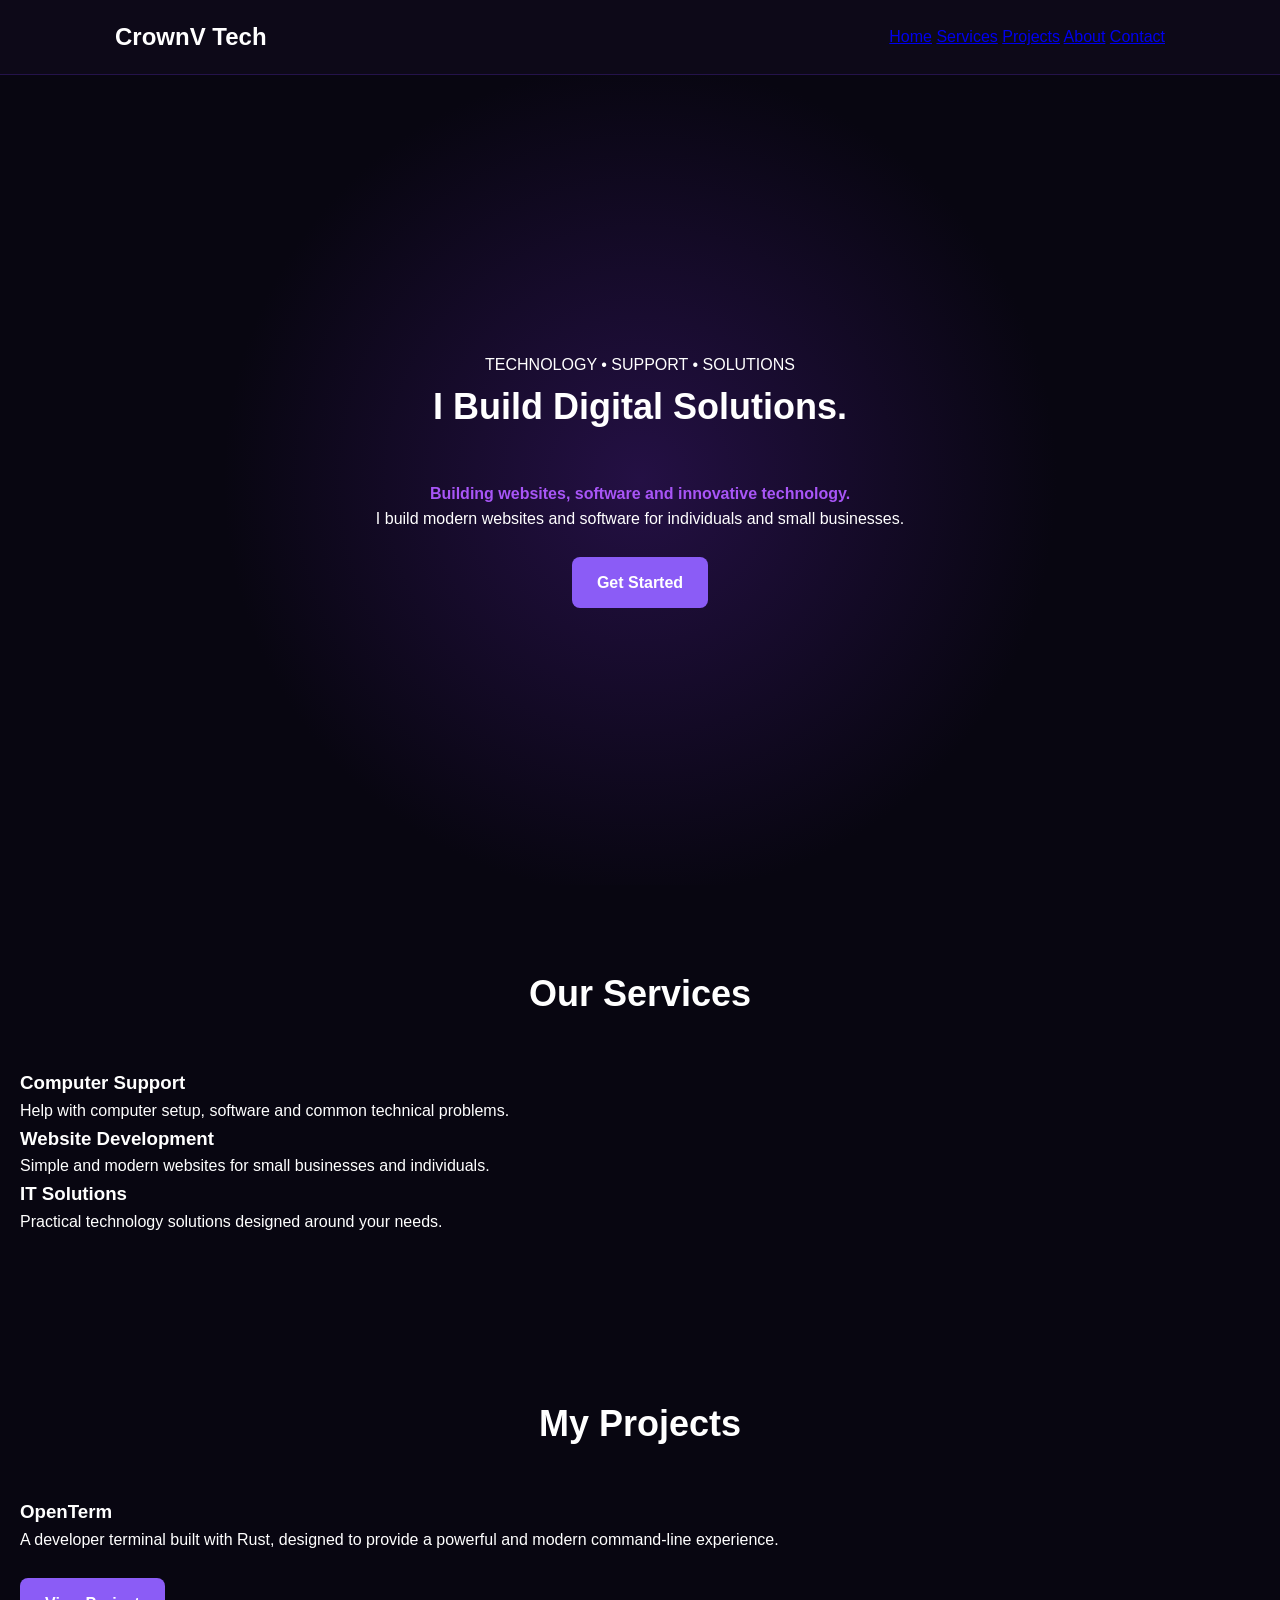
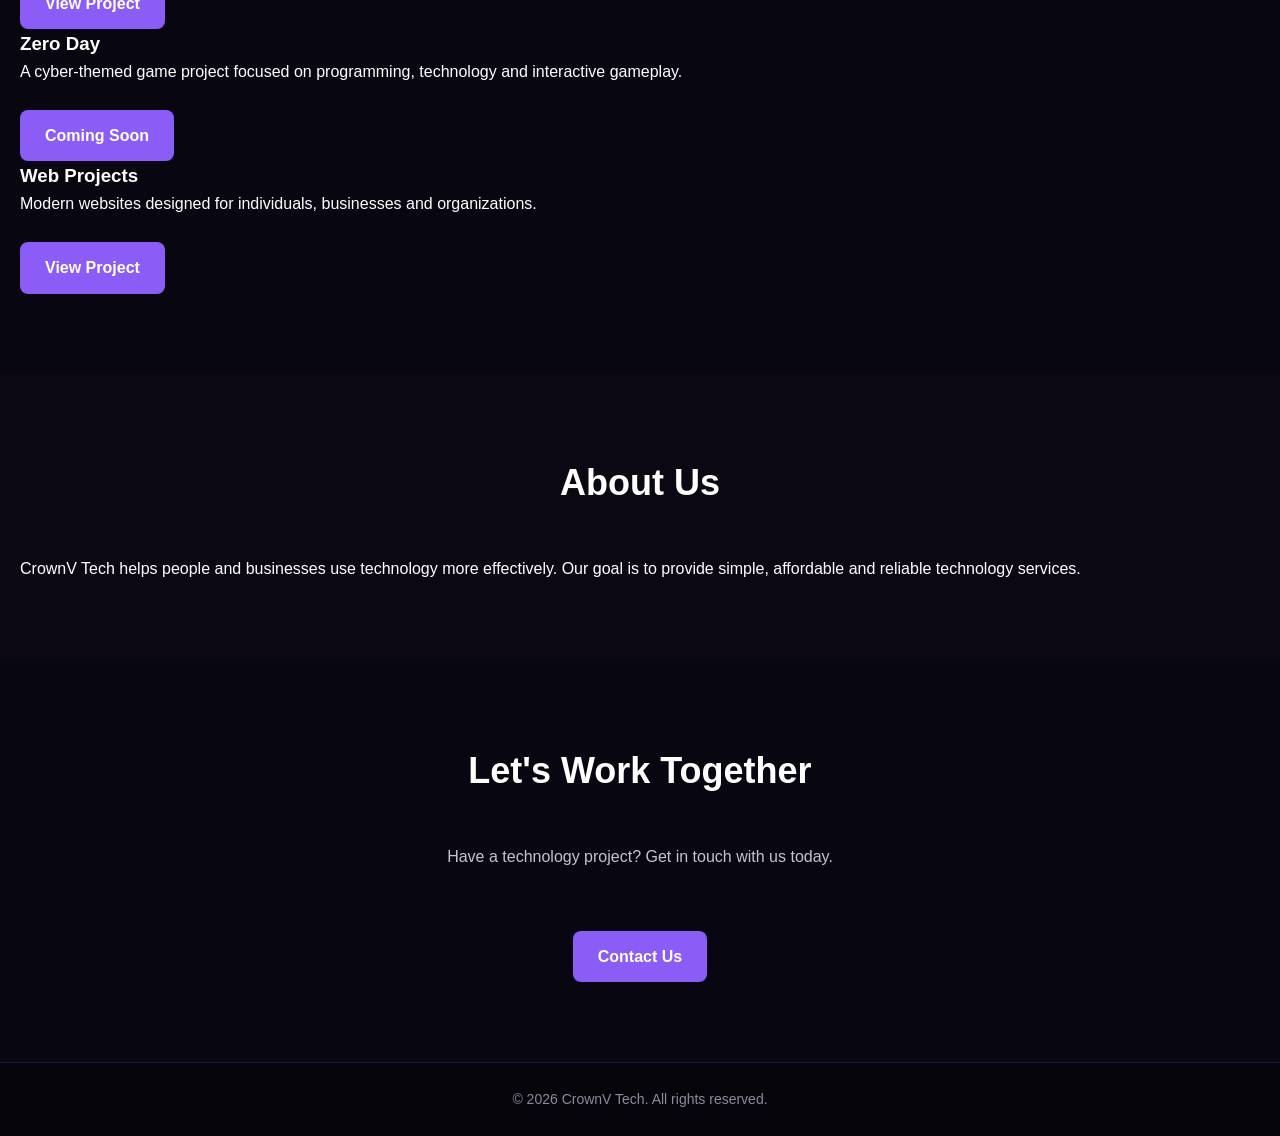
<file: gilgil-tech-website/index.html>
<!DOCTYPE html>
<html lang="en">
<head>
    <meta charset="UTF-8">
    <meta name="viewport" content="width=device-width, initial-scale=1.0">

    <title>CrownV Tech</title>

    <link rel="stylesheet" href="style.css">
</head>

<body>

    <!-- Navigation -->
    <header>
        <nav>
            <h1>CrownV Tech</h1>

            <div class="nav-links">
                <a href="#home">Home</a>
                <a href="#services">Services</a>
                <a href="#projects">Projects</a>
                <a href="#about">About</a>
                <a href="#contact">Contact</a>
            </div>
        </nav>
    </header>


    <!-- Home -->
    <section id="home" class="hero">
        <div>
            <p class="tag">TECHNOLOGY • SUPPORT • SOLUTIONS</p>

            <h2>I Build Digital Solutions.</h2>

<p class="crown-tagline">
    Building websites, software and innovative technology.
</p>
            
<p>
               I build modern websites and software
for individuals and small businesses.
</p>

            <a class="button" href="#contact">
                Get Started
            </a>
        </div>
    </section>


    <!-- Services -->
    <section id="services" class="section">

        <h2>Our Services</h2>

        <div class="cards">

            <div class="card">
                <h3>Computer Support</h3>

                <p>
                    Help with computer setup, software
                    and common technical problems.
                </p>
            </div>


            <div class="card">
                <h3>Website Development</h3>

                <p>
                    Simple and modern websites for
                    small businesses and individuals.
                </p>
            </div>


            <div class="card">
                <h3>IT Solutions</h3>

                <p>
                    Practical technology solutions
                    designed around your needs.
                </p>
            </div>

        </div>

    </section>

<!-- Projects -->
<section id="projects" class="section">

    <h2>My Projects</h2>

    <div class="cards">

        <div class="card">
            <h3>OpenTerm</h3>
            <p>
                A developer terminal built with Rust,
                designed to provide a powerful and modern
                command-line experience.
            </p>

            <a class="button" href="https://github.com/Vincent2092433/OpenTerm" target="_blank">
                View Project
            </a>
        </div>

        <div class="card">
            <h3>Zero Day</h3>
            <p>
                A cyber-themed game project focused on
                programming, technology and interactive
                gameplay.
            </p>

            <a class="button" href="#" target="_blank">
                Coming Soon
            </a>
        </div>

        <div class="card">
            <h3>Web Projects</h3>
            <p>
                Modern websites designed for individuals,
                businesses and organizations.
            </p>

            <a class="button" href="#" target="_blank">
                View Project
            </a>
        </div>

    </div>

</section>


    <!-- About -->
    <section id="about" class="section about">

        <h2>About Us</h2>

        <p>
            CrownV Tech helps people and
            businesses use technology more effectively.
            Our goal is to provide simple, affordable
            and reliable technology services.
        </p>

    </section>


    <!-- Contact -->
    <section id="contact" class="section contact">

        <h2>Let's Work Together</h2>

        <p>
            Have a technology project?
            Get in touch with us today.
        </p>

        <br>

        <a class="button" href="https://mail.google.com/mail/?view=cm&fs=1&to=vintagekarimi@gmail.com"target="_blank">
            Contact Us
        </a>

    </section>


    <!-- Footer -->
    <footer>

        <p>
            © 2026 CrownV Tech.
            All rights reserved.
        </p>

    </footer>

</body>
</html>
</file>
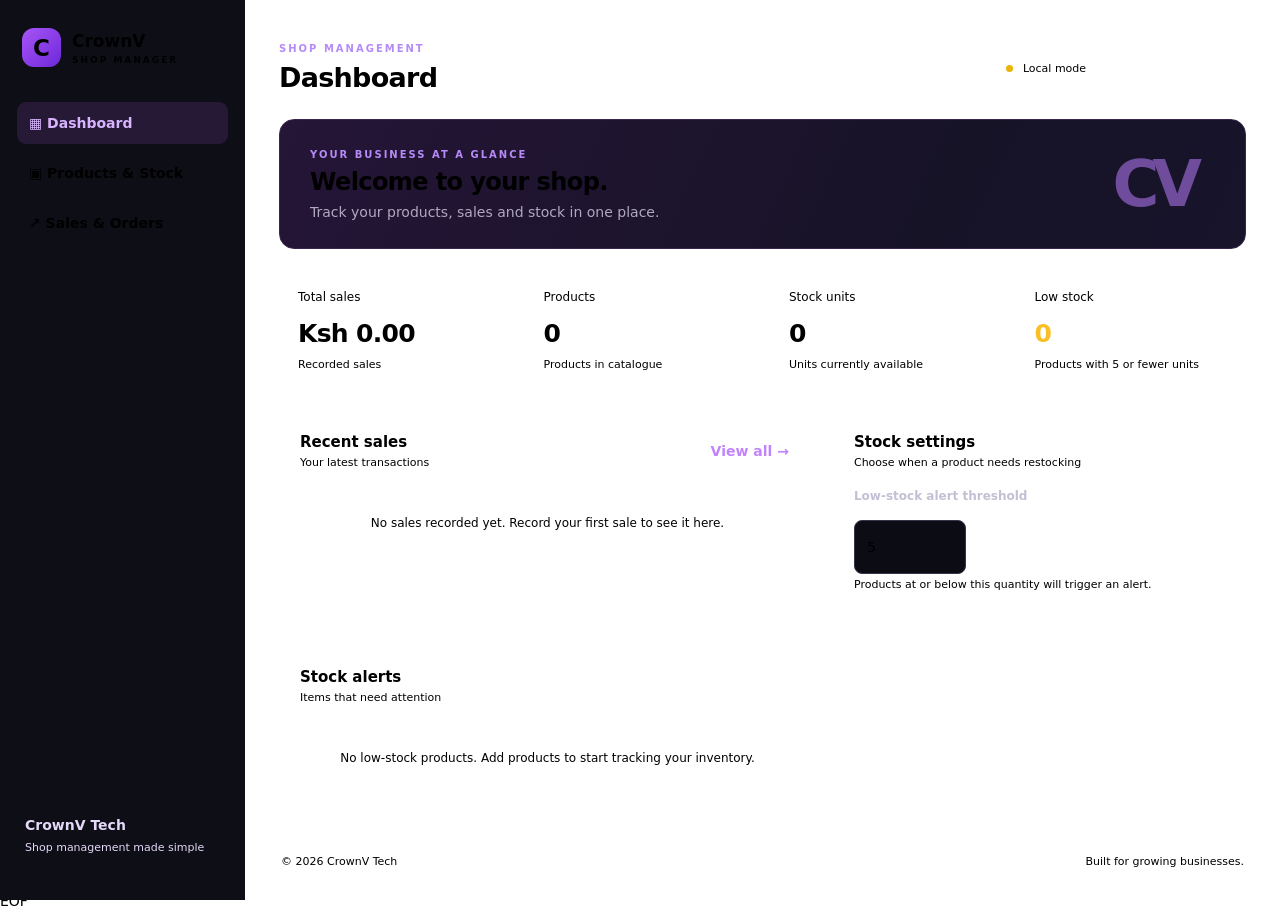
<file: shop-manager/index.html>
cat > index.html <<'EOF'
<!DOCTYPE html>
<html lang="en">
<head>
  <meta charset="UTF-8">
  <meta name="viewport" content="width=device-width, initial-scale=1.0">
  <meta name="theme-color" content="#0b0b12">
  <title>CrownV Shop Manager</title>
  <link rel="stylesheet" href="style.css">
</head>
<body>
  <aside class="sidebar">
    <div class="brand"><span class="brand-icon">C</span><span>CrownV <small>SHOP MANAGER</small></span></div>
    <nav>
      <button class="nav-link active" data-page="dashboard">▦ Dashboard</button>
      <button class="nav-link" data-page="products">▣ Products & Stock</button>
      <button class="nav-link" data-page="sales">↗ Sales & Orders</button>
    </nav>
    <div class="sidebar-bottom">CrownV Tech<br><small>Shop management made simple</small></div>
  </aside>

  <main class="main">
    <header class="topbar">
      <div>
        <p class="eyebrow">SHOP MANAGEMENT</p>
        <h1 id="page-title">Dashboard</h1>
      </div>
      <div class="top-actions">
        <span class="status"><span></span> Local mode</span>
        <button class="primary" id="quick-add">+ Add product</button>
      </div>
    </header>

    <section id="dashboard-page" class="page">
      <div class="welcome">
        <div><p class="eyebrow">YOUR BUSINESS AT A GLANCE</p><h2>Welcome to your shop.</h2><p>Track your products, sales and stock in one place.</p></div>
        <div class="welcome-mark">CV</div>
      </div>

      <div class="stats">
        <article class="stat-card"><p>Total sales</p><h2 id="total-sales">KSh 0.00</h2><small>Recorded sales</small></article>
        <article class="stat-card"><p>Products</p><h2 id="product-count">0</h2><small>Products in catalogue</small></article>
        <article class="stat-card"><p>Stock units</p><h2 id="stock-count">0</h2><small>Units currently available</small></article>
        <article class="stat-card warning-card"><p>Low stock</p><h2 id="low-stock-count">0</h2><small>Products with 5 or fewer units</small></article>
      </div>

      <div class="content-grid">
        <section class="panel">
          <div class="panel-heading"><div><h3>Recent sales</h3><p>Your latest transactions</p></div><button class="text-button" data-go="sales">View all →</button></div>
          <div id="recent-sales" class="empty-state">No sales recorded yet. Record your first sale to see it here.</div>
        </section>
        <section class="panel">
          <div class="panel-heading"><div><h3>Stock settings</h3><p>Choose when a product needs restocking</p></div></div>
          <label for="low-stock-threshold">Low-stock alert threshold</label>
          <div class="form-grid">
            <input id="low-stock-threshold" type="number" min="0" max="1000000" step="1" value="5">
            <button class="primary" id="save-stock-settings" type="button">Save setting</button>
          </div>
          <p class="note">Products at or below this quantity will trigger an alert.</p>
        </section>
        <section class="panel">
          <div class="panel-heading"><div><h3>Stock alerts</h3><p>Items that need attention</p></div></div>
          <div id="stock-alerts" class="empty-state">Your stock alerts will appear here.</div>
        </section>
      </div>
    </section>

    <section id="products-page" class="page hidden">
      <div class="panel">
        <div class="panel-heading"><div><h3>Product catalogue</h3><p>Manage your clothing and accessories</p></div><button class="primary" id="add-product">+ Add product</button></div>
        <input id="product-search" class="search" type="search" placeholder="Search products by name or category...">
        <div class="table-wrap"><table><thead><tr><th>Product</th><th>Category</th><th>Price</th><th>Stock</th><th>Action</th></tr></thead><tbody id="products-table"></tbody></table></div>
        <div id="products-empty" class="empty-state">No products yet. Add your first product above.</div>
      </div>
    </section>

    <section id="sales-page" class="page hidden">
      <div class="panel">
        <div class="panel-heading"><div><h3>Record a sale</h3><p>Select a product and quantity to record a transaction</p></div></div>
        <form id="sale-form" class="form-grid">
          <label>Product<select id="sale-product" required><option value="">Select a product</option></select></label>
          <label>Quantity<input id="sale-quantity" type="number" min="1" step="1" value="1" required></label>
          <label>Payment method<select id="sale-payment"><option>Cash</option><option>Mobile Money</option><option>Card</option><option>Bank Transfer</option><option>Credit / Unpaid</option></select></label>
          <div class="form-action"><button class="primary" type="submit">Record sale</button></div>
        </form>
        <p class="note">Recording a sale automatically reduces available stock.</p>
      </div>
      <div class="panel sales-panel">
        <div class="panel-heading"><div><h3>Sales history</h3><p>Transactions recorded on this device</p></div></div>
        <div class="table-wrap"><table><thead><tr><th>Date</th><th>Product</th><th>Quantity</th><th>Total</th><th>Payment</th></tr></thead><tbody id="sales-table"></tbody></table></div>
        <div id="sales-empty" class="empty-state">No transactions yet.</div>
      </div>
    </section>

    <footer>© 2026 CrownV Tech <span>Built for growing businesses.</span></footer>
  </main>

  <dialog id="product-dialog">
    <form id="product-form">
      <div class="dialog-heading"><div><p class="eyebrow">PRODUCT CATALOGUE</p><h2 id="dialog-title">Add product</h2></div><button type="button" class="close-button" id="close-dialog" aria-label="Close">✕</button></div>
      <label>Product name<input id="product-name" maxlength="80" placeholder="e.g. Classic T-shirt" required></label>
      <label>Category<select id="product-category"><option>Clothing</option><option>Shoes</option><option>Accessories</option><option>Bags</option><option>Other</option></select></label>
      <div class="form-grid two-col">
        <label>Price (KES)<input id="product-price" type="number" min="0.01" max="100000000" step="0.01" placeholder="e.g. 1200" required></label>
        <label>Opening stock<input id="product-stock" type="number" min="0" max="1000000" step="1" placeholder="e.g. 20" required></label>
      </div>
      <p class="form-error" id="product-error" role="alert"></p>
      <div class="dialog-actions"><button type="button" class="secondary" id="cancel-dialog">Cancel</button><button class="primary" type="submit">Save product</button></div>
    </form>
  </dialog>
  <div id="toast" class="toast" role="status" aria-live="polite"></div>
  <script src="app.js"></script>
</body>
</html>
EOF
</file>
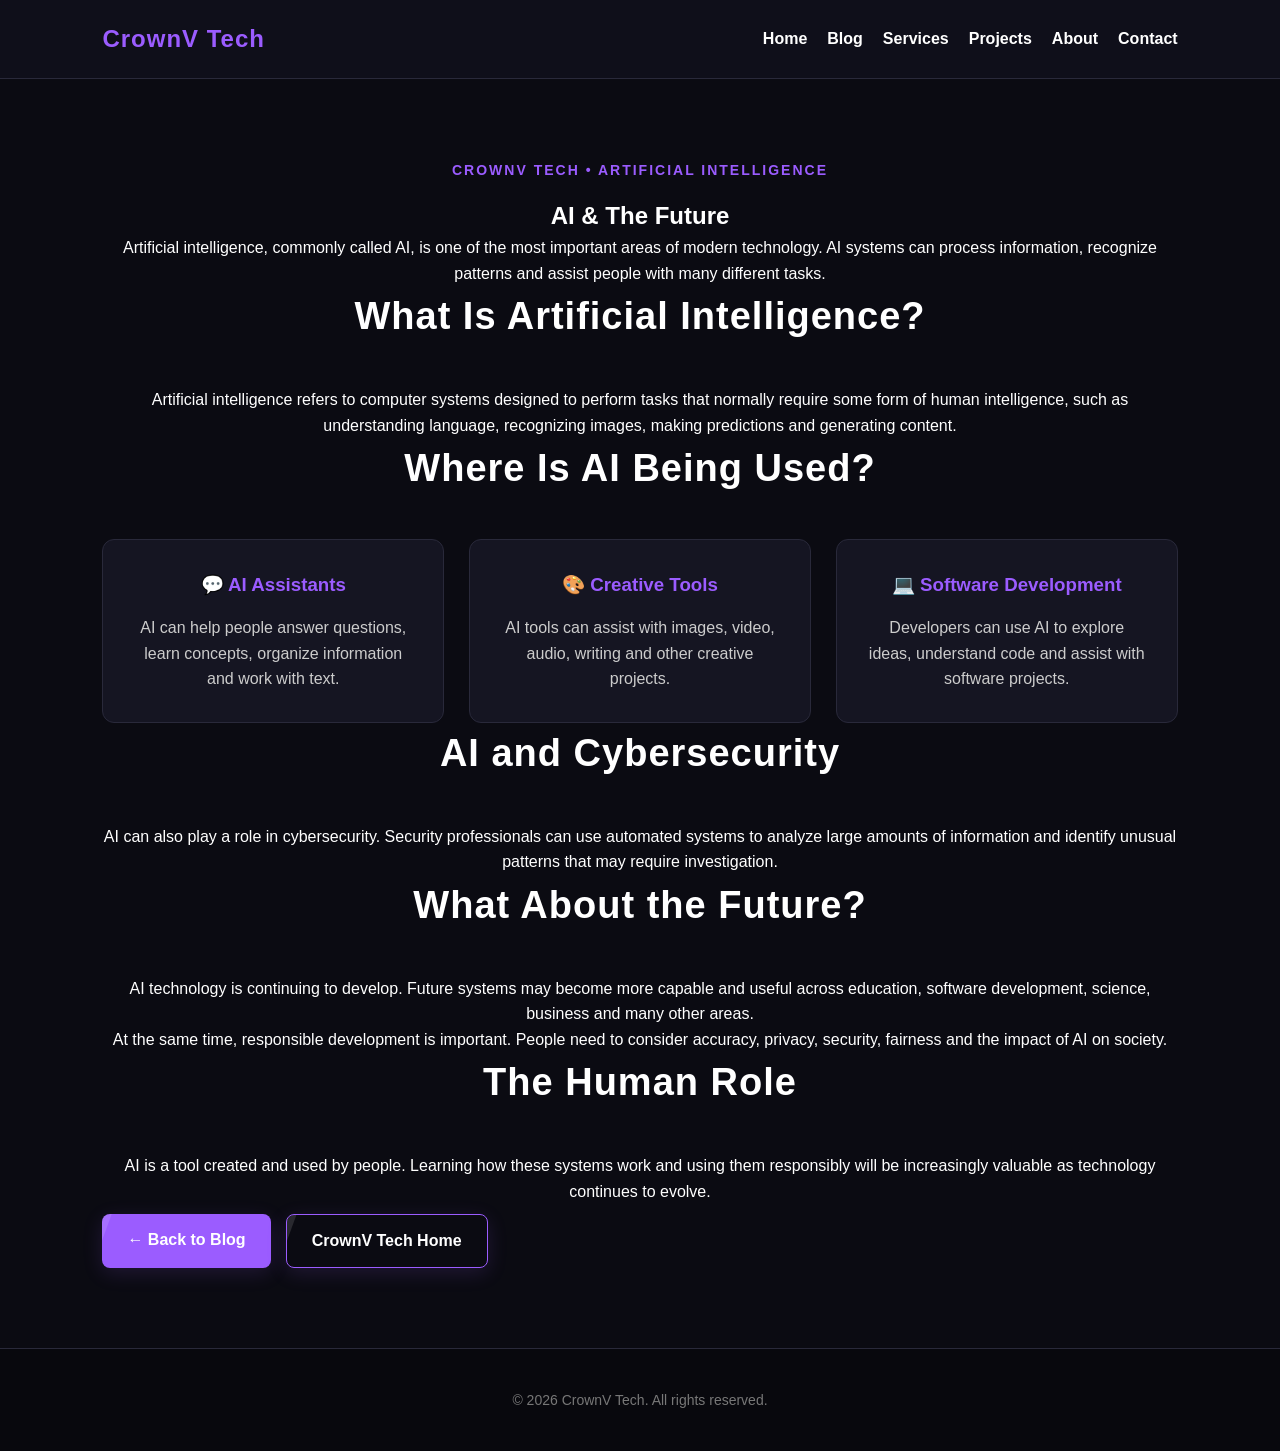
<file: blog-ai.html>
<!DOCTYPE html>
<html lang="en">
<head>
    <meta charset="UTF-8">
    <meta name="viewport" content="width=device-width, initial-scale=1.0">

    <title>AI & The Future | CrownV Tech</title>

    <meta
        name="description"
        content="Explore artificial intelligence, how it works, how people use it, and what the future of AI may look like."
    >

    <link rel="stylesheet" href="style.css">
</head>

<body>

    <!-- Navigation -->
    <header>
        <nav>
            <h1>CrownV Tech</h1>

            <div class="nav-links">
                <a href="index.html">Home</a>
                <a href="blog.html">Blog</a>
                <a href="index.html#services">Services</a>
                <a href="index.html#projects">Projects</a>
                <a href="index.html#about">About</a>
                <a href="index.html#contact">Contact</a>
            </div>
        </nav>
    </header>


    <!-- Article -->
    <main>

        <article class="section">

            <p class="hero-small">
                CROWNV TECH • ARTIFICIAL INTELLIGENCE
            </p>

            <h1>AI & The Future</h1>

            <p>
                Artificial intelligence, commonly called AI, is one of
                the most important areas of modern technology. AI systems
                can process information, recognize patterns and assist
                people with many different tasks.
            </p>


            <h2>What Is Artificial Intelligence?</h2>

            <p>
                Artificial intelligence refers to computer systems
                designed to perform tasks that normally require some
                form of human intelligence, such as understanding
                language, recognizing images, making predictions and
                generating content.
            </p>


            <h2>Where Is AI Being Used?</h2>

            <div class="cards">

                <div class="card">
                    <h3>💬 AI Assistants</h3>

                    <p>
                        AI can help people answer questions, learn
                        concepts, organize information and work with text.
                    </p>
                </div>

                <div class="card">
                    <h3>🎨 Creative Tools</h3>

                    <p>
                        AI tools can assist with images, video, audio,
                        writing and other creative projects.
                    </p>
                </div>

                <div class="card">
                    <h3>💻 Software Development</h3>

                    <p>
                        Developers can use AI to explore ideas,
                        understand code and assist with software projects.
                    </p>
                </div>

            </div>


            <h2>AI and Cybersecurity</h2>

            <p>
                AI can also play a role in cybersecurity. Security
                professionals can use automated systems to analyze
                large amounts of information and identify unusual
                patterns that may require investigation.
            </p>


            <h2>What About the Future?</h2>

            <p>
                AI technology is continuing to develop. Future systems
                may become more capable and useful across education,
                software development, science, business and many other
                areas.
            </p>

            <p>
                At the same time, responsible development is important.
                People need to consider accuracy, privacy, security,
                fairness and the impact of AI on society.
            </p>


            <h2>The Human Role</h2>

            <p>
                AI is a tool created and used by people. Learning how
                these systems work and using them responsibly will be
                increasingly valuable as technology continues to evolve.
            </p>


            <div class="hero-buttons">

                <a class="button" href="blog.html">
                    ← Back to Blog
                </a>

                <a class="button secondary-button" href="index.html">
                    CrownV Tech Home
                </a>

            </div>

        </article>

    </main>


    <!-- Footer -->
    <footer>

        <p>
            © 2026 CrownV Tech.
            All rights reserved.
        </p>

    </footer>

</body>
</html>
</file>
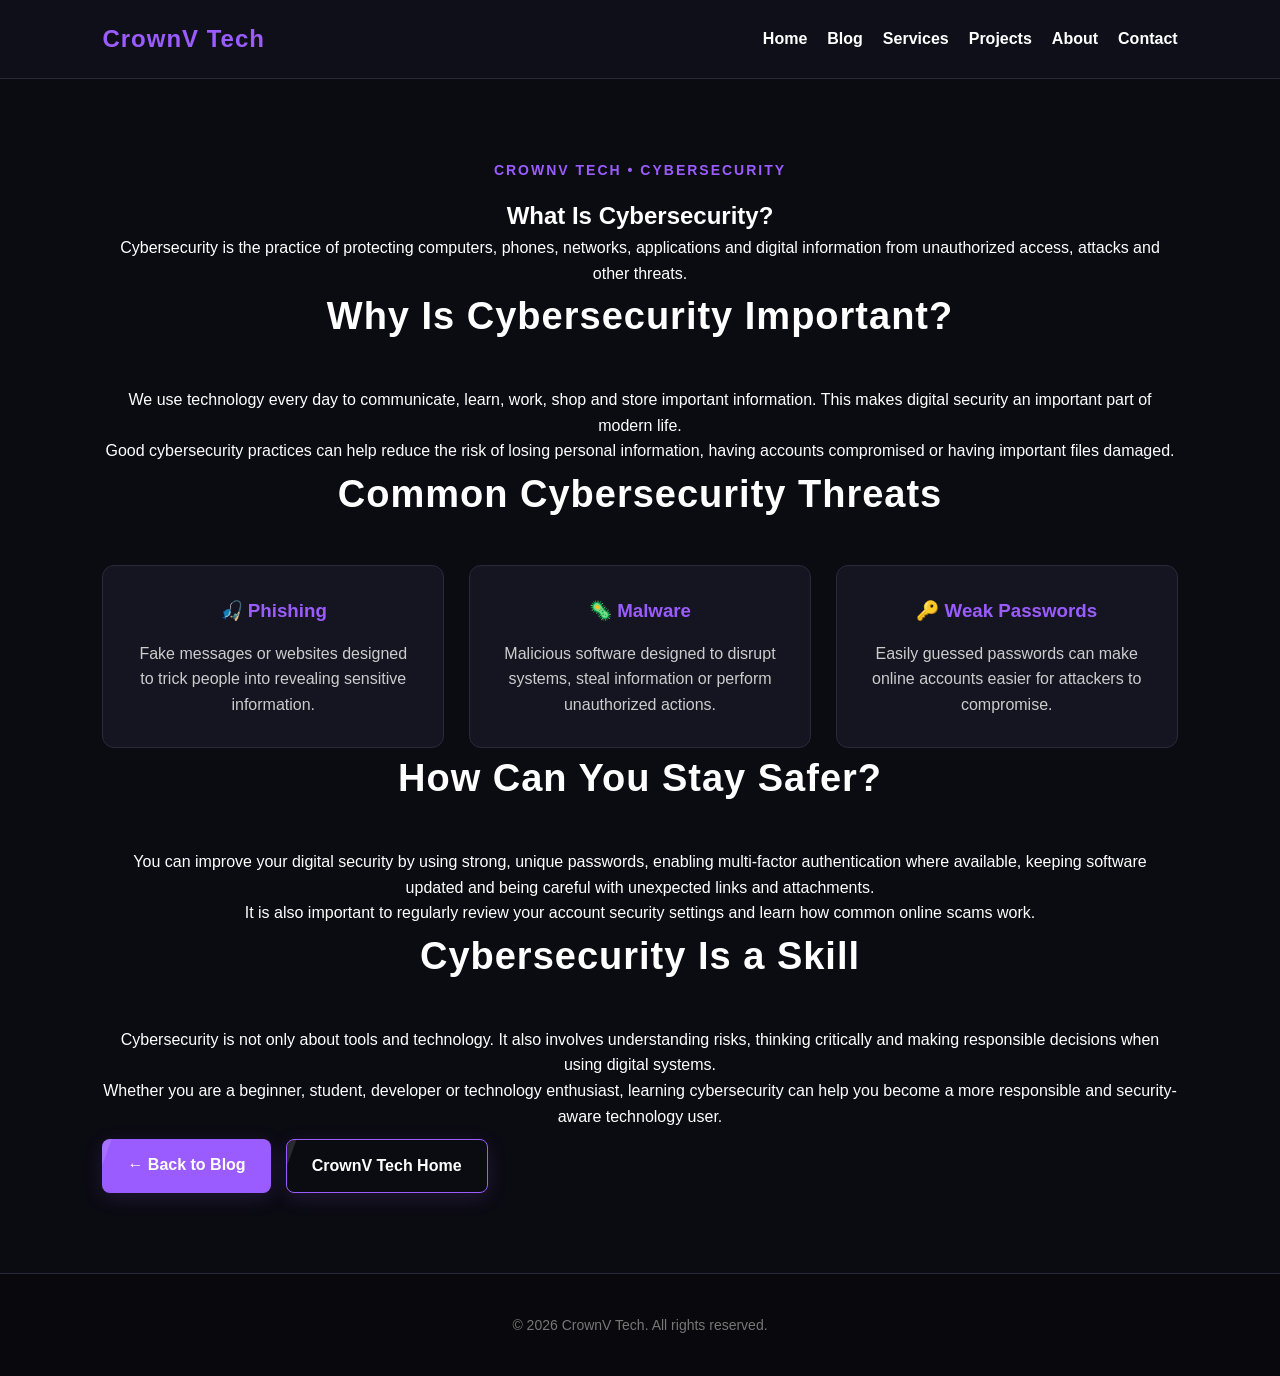
<file: blog-cybersecurity.html>
<!DOCTYPE html>
<html lang="en">
<head>
    <meta charset="UTF-8">
    <meta name="viewport" content="width=device-width, initial-scale=1.0">

    <title>What Is Cybersecurity? | CrownV Tech</title>

    <meta
        name="description"
        content="Learn what cybersecurity is, why it matters, and the basic ways people can protect their digital information."
    >

    <link rel="stylesheet" href="style.css">
</head>

<body>

    <!-- Navigation -->
    <header>
        <nav>
            <h1>CrownV Tech</h1>

            <div class="nav-links">
                <a href="index.html">Home</a>
                <a href="blog.html">Blog</a>
                <a href="index.html#services">Services</a>
                <a href="index.html#projects">Projects</a>
                <a href="index.html#about">About</a>
                <a href="index.html#contact">Contact</a>
            </div>
        </nav>
    </header>


    <!-- Article -->
    <main>

        <article class="section">

            <p class="hero-small">
                CROWNV TECH • CYBERSECURITY
            </p>

            <h1>What Is Cybersecurity?</h1>

            <p>
                Cybersecurity is the practice of protecting computers,
                phones, networks, applications and digital information
                from unauthorized access, attacks and other threats.
            </p>


            <h2>Why Is Cybersecurity Important?</h2>

            <p>
                We use technology every day to communicate, learn,
                work, shop and store important information. This makes
                digital security an important part of modern life.
            </p>

            <p>
                Good cybersecurity practices can help reduce the risk
                of losing personal information, having accounts
                compromised or having important files damaged.
            </p>


            <h2>Common Cybersecurity Threats</h2>

            <div class="cards">

                <div class="card">
                    <h3>🎣 Phishing</h3>

                    <p>
                        Fake messages or websites designed to trick
                        people into revealing sensitive information.
                    </p>
                </div>

                <div class="card">
                    <h3>🦠 Malware</h3>

                    <p>
                        Malicious software designed to disrupt systems,
                        steal information or perform unauthorized actions.
                    </p>
                </div>

                <div class="card">
                    <h3>🔑 Weak Passwords</h3>

                    <p>
                        Easily guessed passwords can make online
                        accounts easier for attackers to compromise.
                    </p>
                </div>

            </div>


            <h2>How Can You Stay Safer?</h2>

            <p>
                You can improve your digital security by using strong,
                unique passwords, enabling multi-factor authentication
                where available, keeping software updated and being
                careful with unexpected links and attachments.
            </p>

            <p>
                It is also important to regularly review your account
                security settings and learn how common online scams work.
            </p>


            <h2>Cybersecurity Is a Skill</h2>

            <p>
                Cybersecurity is not only about tools and technology.
                It also involves understanding risks, thinking critically
                and making responsible decisions when using digital systems.
            </p>

            <p>
                Whether you are a beginner, student, developer or
                technology enthusiast, learning cybersecurity can help
                you become a more responsible and security-aware
                technology user.
            </p>


            <div class="hero-buttons">

                <a class="button" href="blog.html">
                    ← Back to Blog
                </a>

                <a class="button secondary-button" href="index.html">
                    CrownV Tech Home
                </a>

            </div>

        </article>

    </main>


    <!-- Footer -->
    <footer>

        <p>
            © 2026 CrownV Tech.
            All rights reserved.
        </p>

    </footer>

</body>
</html>
</file>
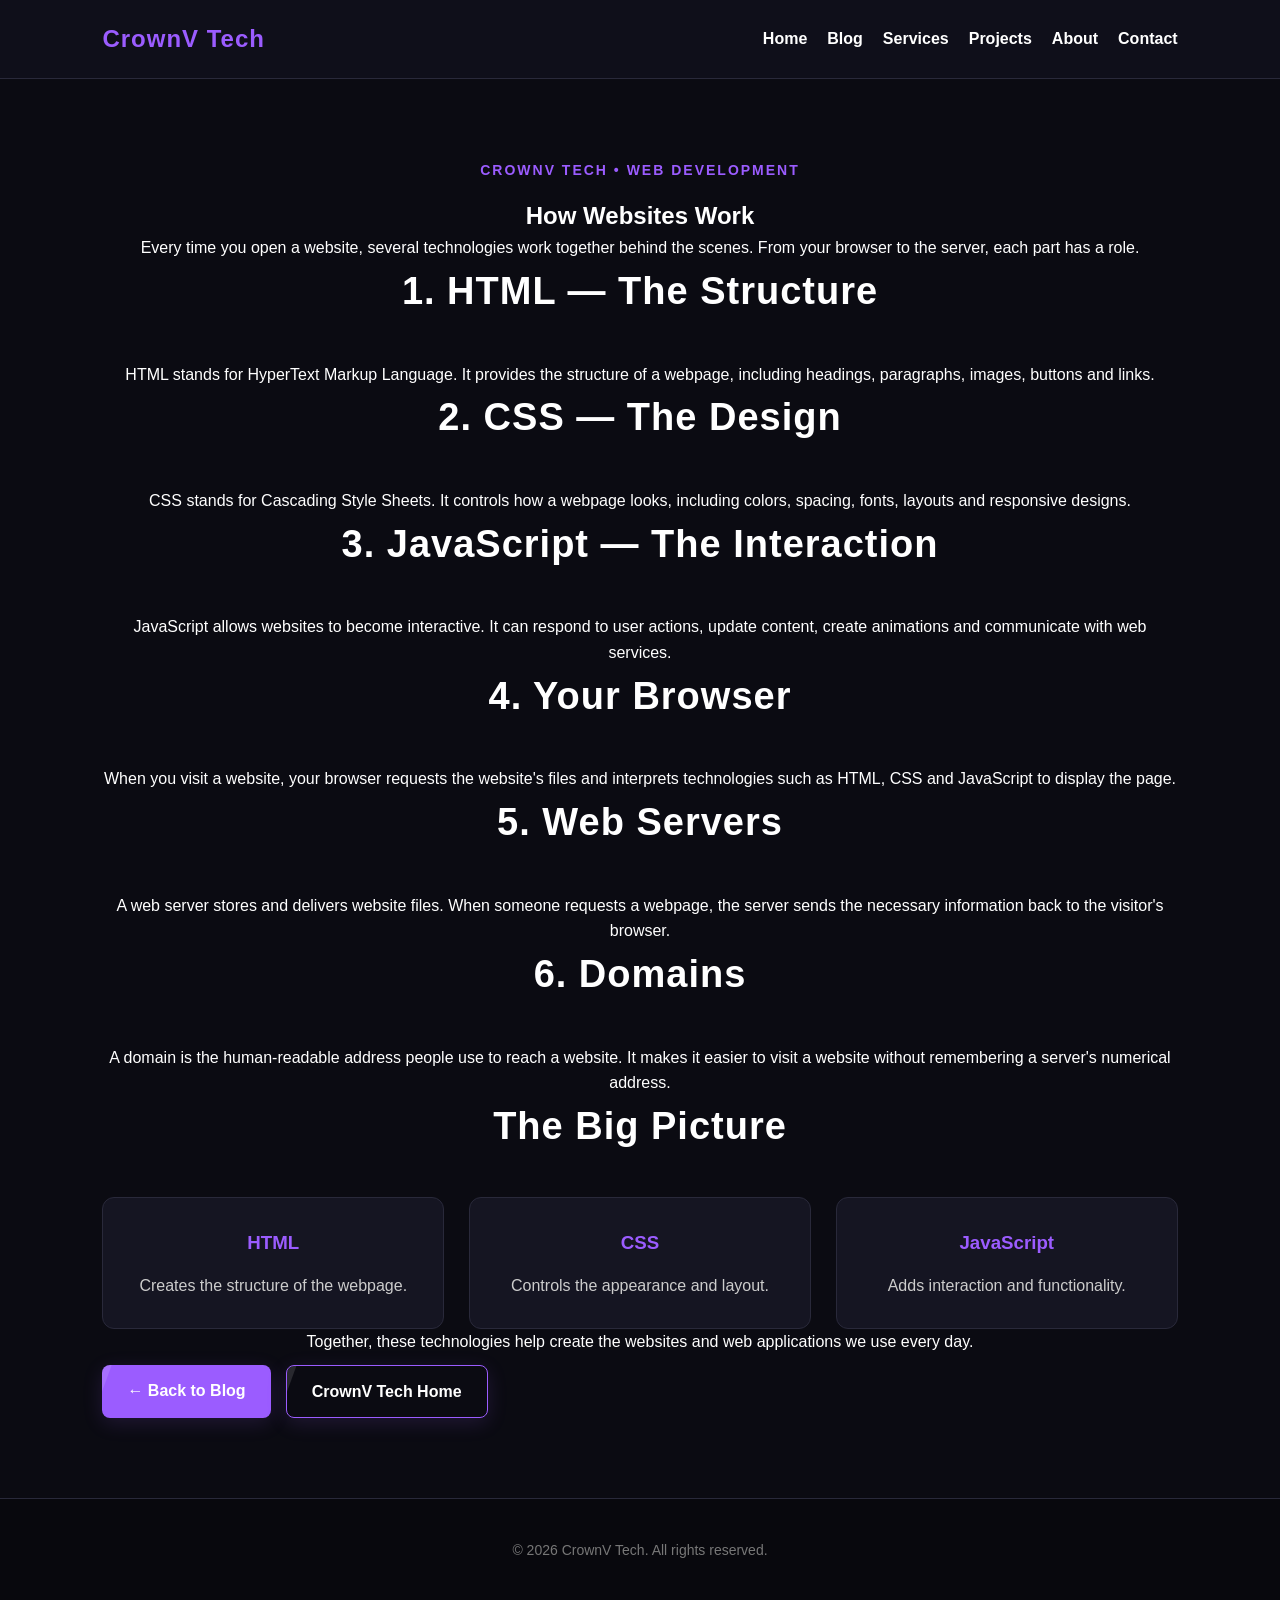
<file: blog-website.html>
<!DOCTYPE html>
<html lang="en">
<head>
    <meta charset="UTF-8">
    <meta name="viewport" content="width=device-width, initial-scale=1.0">

    <title>How Websites Work | CrownV Tech</title>

    <meta
        name="description"
        content="Learn how websites work, from HTML and CSS to browsers, servers and domains."
    >

    <link rel="stylesheet" href="style.css">
</head>

<body>

    <!-- Navigation -->
    <header>
        <nav>
            <h1>CrownV Tech</h1>

            <div class="nav-links">
                <a href="index.html">Home</a>
                <a href="blog.html">Blog</a>
                <a href="index.html#services">Services</a>
                <a href="index.html#projects">Projects</a>
                <a href="index.html#about">About</a>
                <a href="index.html#contact">Contact</a>
            </div>
        </nav>
    </header>


    <!-- Article -->
    <main>

        <article class="section">

            <p class="hero-small">
                CROWNV TECH • WEB DEVELOPMENT
            </p>

            <h1>How Websites Work</h1>

            <p>
                Every time you open a website, several technologies
                work together behind the scenes. From your browser to
                the server, each part has a role.
            </p>


            <h2>1. HTML — The Structure</h2>

            <p>
                HTML stands for HyperText Markup Language. It provides
                the structure of a webpage, including headings,
                paragraphs, images, buttons and links.
            </p>


            <h2>2. CSS — The Design</h2>

            <p>
                CSS stands for Cascading Style Sheets. It controls
                how a webpage looks, including colors, spacing,
                fonts, layouts and responsive designs.
            </p>


            <h2>3. JavaScript — The Interaction</h2>

            <p>
                JavaScript allows websites to become interactive.
                It can respond to user actions, update content,
                create animations and communicate with web services.
            </p>


            <h2>4. Your Browser</h2>

            <p>
                When you visit a website, your browser requests the
                website's files and interprets technologies such as
                HTML, CSS and JavaScript to display the page.
            </p>


            <h2>5. Web Servers</h2>

            <p>
                A web server stores and delivers website files.
                When someone requests a webpage, the server sends
                the necessary information back to the visitor's browser.
            </p>


            <h2>6. Domains</h2>

            <p>
                A domain is the human-readable address people use
                to reach a website. It makes it easier to visit a
                website without remembering a server's numerical address.
            </p>


            <h2>The Big Picture</h2>

            <div class="cards">

                <div class="card">
                    <h3>HTML</h3>
                    <p>Creates the structure of the webpage.</p>
                </div>

                <div class="card">
                    <h3>CSS</h3>
                    <p>Controls the appearance and layout.</p>
                </div>

                <div class="card">
                    <h3>JavaScript</h3>
                    <p>Adds interaction and functionality.</p>
                </div>

            </div>


            <p>
                Together, these technologies help create the websites
                and web applications we use every day.
            </p>


            <div class="hero-buttons">

                <a class="button" href="blog.html">
                    ← Back to Blog
                </a>

                <a class="button secondary-button" href="index.html">
                    CrownV Tech Home
                </a>

            </div>

        </article>

    </main>


    <!-- Footer -->
    <footer>

        <p>
            © 2026 CrownV Tech.
            All rights reserved.
        </p>

    </footer>

</body>
</html>
</file>
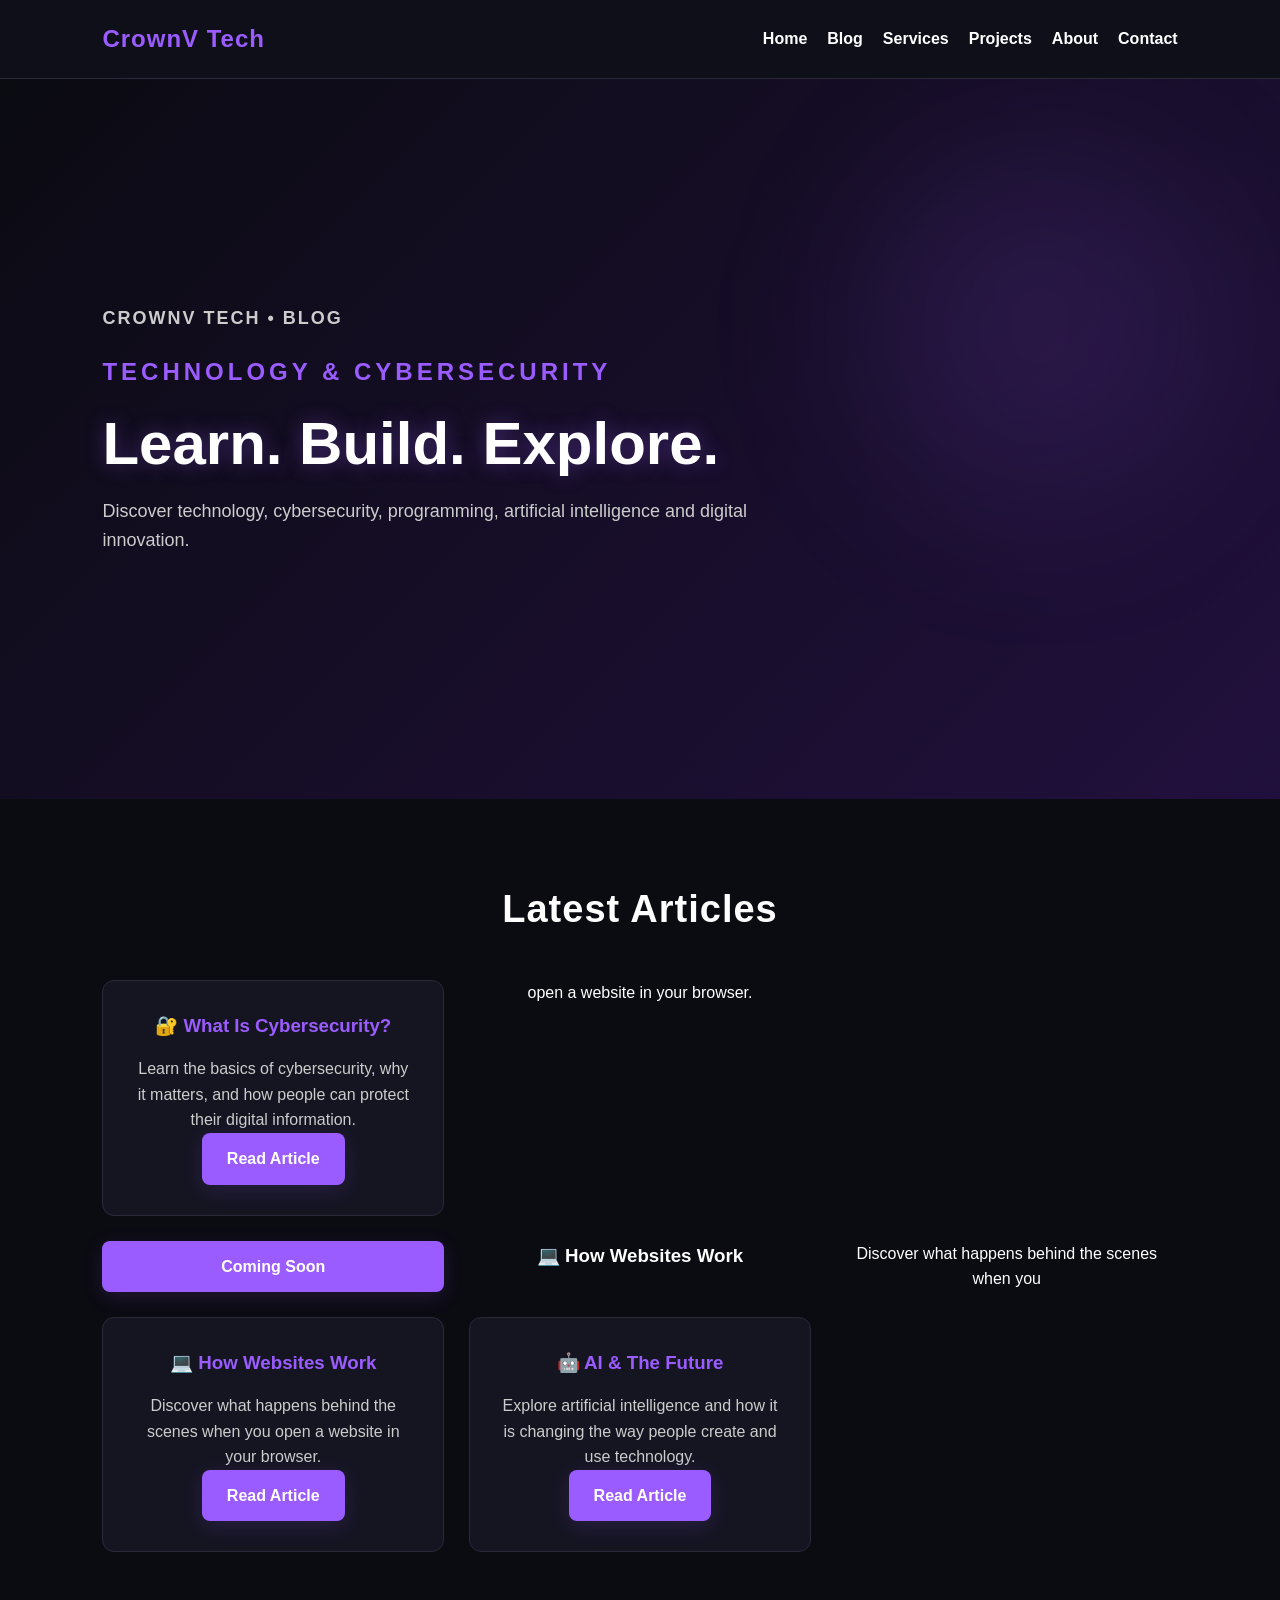
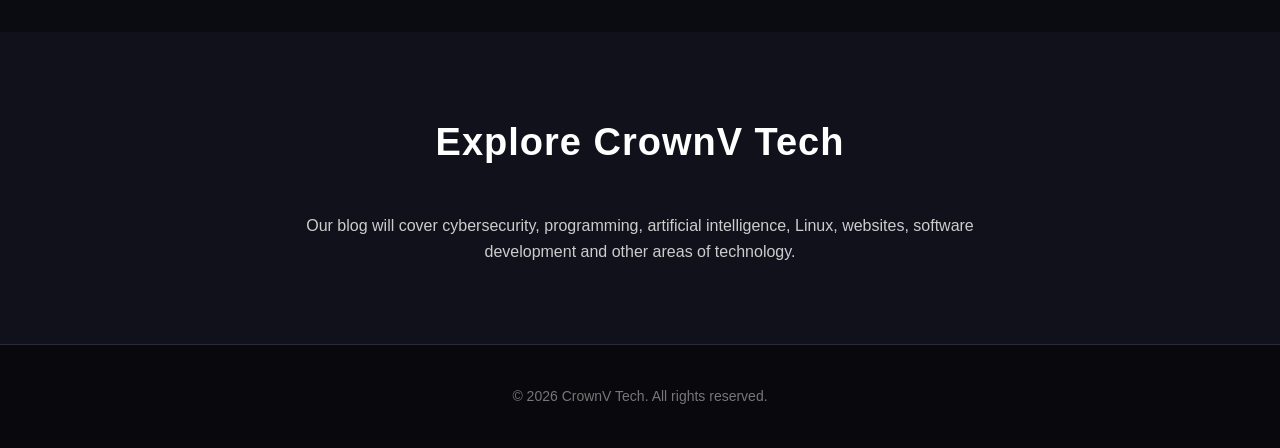
<file: blog.html>
<!DOCTYPE html>
<html lang="en">
<head>
    <meta charset="UTF-8">
    <meta name="viewport" content="width=device-width, initial-scale=1.0">

    <title>CrownV Tech Blog</title>

    <link rel="stylesheet" href="style.css">
</head>

<body>

    <!-- Navigation -->
    <header>
        <nav>
            <h1>CrownV Tech</h1>

            <div class="nav-links">
                <a href="index.html">Home</a>
                <a href="blog.html">Blog</a>
                <a href="index.html#services">Services</a>
                <a href="index.html#projects">Projects</a>
                <a href="index.html#about">About</a>
                <a href="index.html#contact">Contact</a>
            </div>
        </nav>
    </header>


    <!-- Blog Hero -->
    <section class="hero">
        <div class="hero-content">

            <p class="hero-small">
                CROWNV TECH • BLOG
            </p>

            <h1>Technology & Cybersecurity</h1>

            <h2>Learn. Build. Explore.</h2>

            <p>
                Discover technology, cybersecurity, programming,
                artificial intelligence and digital innovation.
            </p>

        </div>
    </section>


    <!-- Blog Articles -->
    <section class="section">

        <h2>Latest Articles</h2>

        <div class="cards">

            <!-- Article 1 -->
            <div class="card">

                <h3>🔐 What Is Cybersecurity?</h3>

                <p>
                    Learn the basics of cybersecurity, why it matters,
                    and how people can protect their digital information.
                </p>

                <a class="button" href="blog-cybersecurity.html">
                    Read Article
                </a>

            </div>


           open a website in your browser.
                </p>

                <a class="button" href="#">
                    Coming Soon
                </a> <h3>💻 How Websites Work</h3>

                <p>
                    Discover what happens behind the scenes when you
           
                  <!-- Article 2 -->
<div class="card">

    <h3>💻 How Websites Work</h3>

    <p>
        Discover what happens behind the scenes when you
        open a website in your browser.
    </p>

    <a class="button" href="blog-websites.html">
        Read Article
    </a>

</div>  
           
                    <!--Article 3 -->
            <div class="card">

                <h3>🤖 AI & The Future</h3>

                <p>
                    Explore artificial intelligence and how it is
                   changing the way people create and use technology.
                </p>

                <a class="button" href="blog-ai.html">
                    Read Article
                </a> 

            </div>

        </div>

    </section>


    <!-- Topics -->
    <section class="section about">

        <h2>Explore CrownV Tech</h2>

        <p>
            Our blog will cover cybersecurity, programming,
            artificial intelligence, Linux, websites, software
            development and other areas of technology.
        </p>

    </section>


    <!-- Footer -->
    <footer>

        <p>
            © 2026 CrownV Tech.
            All rights reserved.
        </p>

    </footer>

</body>
</html>
</file>
<file: gilgil-tech-website/style.css>
/* ================================
   CrownV Tech - Main Styles
   ================================ */

* {
    margin: 0;
    padding: 0;
    box-sizing: border-box;
    scroll-behavior: smooth;
}

body {
    font-family: Arial, Helvetica, sans-serif;
    background: #080611;
    color: #ffffff;
    line-height: 1.6;
}

/* ================================
   Navigation
   ================================ */

header {
    background: #0d0918;
    border-bottom: 1px solid #24134a;
    position: sticky;
    top: 0;
    z-index: 1000;
}

nav {
    max-width: 1100px;
    margin: auto;
    padding: 18px 25px;
    display: flex;
    justify-content: space-between;
    align-items: center;
}

.logo {
    font-size: 24px;
    font-weight: bold;
    color: #a855f7;
}

nav ul {
    list-style: none;
    display: flex;
    gap: 25px;
}

nav ul li a {
    color: #ffffff;
    text-decoration: none;
    font-size: 15px;
    transition: 0.3s;
}

nav ul li a:hover {
    color: #a855f7;
}

/* ================================
   Hero Section
   ================================ */

.hero {
    min-height: 90vh;
    display: flex;
    justify-content: center;
    align-items: center;
    text-align: center;
    padding: 60px 20px;
    background:
        radial-gradient(circle at center, #241044 0%, #080611 55%);
}

.hero-content {
    max-width: 850px;
}

.hero-content h1 {
    font-size: 58px;
    margin: 15px 0;
    line-height: 1.1;
}

.hero-content p {
    color: #c7c3d1;
    font-size: 18px;
    max-width: 700px;
    margin: 15px auto;
}

.hero-tagline,
.crown-tagline {
    color: #a855f7 !important;
    font-weight: bold;
}

.hero-small {
    color: #a855f7 !important;
    font-size: 14px !important;
    letter-spacing: 3px;
    font-weight: bold;
}

/* ================================
   Buttons
   ================================ */

.button {
    display: inline-block;
    margin-top: 25px;
    padding: 13px 25px;
    background: #8b5cf6;
    color: white;
    text-decoration: none;
    border-radius: 8px;
    font-weight: bold;
    transition: 0.3s;
}

.button:hover {
    background: #a855f7;
    transform: translateY(-2px);
    box-shadow: 0 8px 25px rgba(168, 85, 247, 0.25);
}

/* ================================
   General Sections
   ================================ */

section {
    padding: 80px 20px;
}

.container {
    max-width: 1100px;
    margin: auto;
}

section h2 {
    text-align: center;
    font-size: 36px;
    margin-bottom: 45px;
    color: #ffffff;
}

/* ================================
   Services
   ================================ */

.services {
    background: #0b0813;
}

.service-grid {
    max-width: 1100px;
    margin: auto;
    display: grid;
    grid-template-columns: repeat(3, 1fr);
    gap: 25px;
}

.service-card {
    background: #120d20;
    border: 1px solid #28154a;
    padding: 30px;
    border-radius: 12px;
    text-align: center;
    transition: 0.3s;
}

.service-card:hover {
    transform: translateY(-7px);
    border-color: #8b5cf6;
    box-shadow: 0 15px 35px rgba(139, 92, 246, 0.12);
}

.service-card h3 {
    color: #a855f7;
    margin-bottom: 15px;
}

.service-card p {
    color: #c7c3d1;
}

/* ================================
   Projects
   ================================ */

.projects {
    background: #080611;
}

.project-grid {
    max-width: 1100px;
    margin: auto;
    display: grid;
    grid-template-columns: repeat(3, 1fr);
    gap: 25px;
}

.project-card {
    background: #120d20;
    border: 1px solid #28154a;
    padding: 30px;
    border-radius: 12px;
    transition: 0.3s;
}

.project-card:hover {
    transform: translateY(-7px);
    border-color: #8b5cf6;
}

.project-card h3 {
    color: #a855f7;
    margin-bottom: 12px;
}

.project-card p {
    color: #c7c3d1;
    margin-bottom: 10px;
}

.project-card .button {
    margin-top: 15px;
}

/* ================================
   About
   ================================ */

.about {
    background: #0b0813;
}

.about-content {
    max-width: 800px;
    margin: auto;
    text-align: center;
}

.about-content p {
    color: #c7c3d1;
    font-size: 17px;
}

/* ================================
   Contact
   ================================ */

.contact {
    background: #080611;
    text-align: center;
}

.contact p {
    color: #c7c3d1;
    margin-bottom: 10px;
}

/* ================================
   Footer
   ================================ */

footer {
    background: #05040a;
    border-top: 1px solid #24134a;
    text-align: center;
    padding: 25px 20px;
    color: #8f899d;
    font-size: 14px;
}

/* ================================
   Mobile Responsive Design
   ================================ */

@media (max-width: 800px) {

    nav {
        flex-direction: column;
        gap: 15px;
    }

    nav ul {
        gap: 15px;
        flex-wrap: wrap;
        justify-content: center;
    }

    .hero-content h1 {
        font-size: 40px;
    }

    .service-grid,
    .project-grid {
        grid-template-columns: 1fr;
    }

    section {
        padding: 60px 20px;
    }

    section h2 {
        font-size: 30px;
    }
}
</file>
<file: shop-manager/style.css>
cat > style.css <<'EOF'
:root{color-scheme:dark;--bg:#0b0b12;--panel:#12121d;--panel2:#181827;--border:#29293b;--text:#f3f1fa;--muted:#9695ad;--purple:#a855f7;--purple2:#8b5cf6;--green:#48d6a0;--red:#ff858f}
*{box-sizing:border-box}
body{margin:0;background:var(--bg);color:var(--text);font-family:Inter,ui-sans-serif,system-ui,-apple-system,BlinkMacSystemFont,"Segoe UI",sans-serif;font-size:14px}
button,input,select{font:inherit}
button{cursor:pointer}
.sidebar{position:fixed;inset:0 auto 0 0;width:245px;background:#0e0e17;border-right:1px solid var(--border);padding:28px 17px;display:flex;flex-direction:column;z-index:2}
.brand{display:flex;align-items:center;gap:11px;font-size:17px;font-weight:750;padding:0 5px 35px}
.brand-icon{display:grid;place-items:center;width:39px;height:39px;border-radius:12px;background:linear-gradient(135deg,#a855f7,#6d28d9);font-size:23px}
.brand small{display:block;font-size:9px;letter-spacing:2px;color:var(--muted);margin-top:4px}
nav{display:grid;gap:8px}
.nav-link{border:0;background:transparent;color:var(--muted);text-align:left;padding:13px 12px;border-radius:9px;font-weight:600}
.nav-link:hover,.nav-link.active{background:#251936;color:#d8b4fe}
.sidebar-bottom{margin-top:auto;color:#e4d9f8;line-height:1.8;font-weight:600;padding:14px 8px}
.sidebar-bottom small{font-size:11px;font-weight:400;color:var(--muted)}
.main{margin-left:245px;padding:27px 34px 20px;max-width:1800px}
.topbar{display:flex;align-items:center;justify-content:space-between;gap:16px;margin-bottom:26px}
h1,h2,h3,p{margin-top:0}
h1{font-size:27px;letter-spacing:-.7px;margin-bottom:0}
.eyebrow{font-size:10px;letter-spacing:2px;color:#b68af7;font-weight:750;margin-bottom:8px}
.top-actions{display:flex;align-items:center;gap:16px}
.status{font-size:11px;color:var(--muted);white-space:nowrap}
.status span{display:inline-block;width:7px;height:7px;background:#eab308;border-radius:50%;margin-right:6px}
.primary,.secondary{border:0;border-radius:8px;padding:11px 15px;font-weight:700}
.primary{color:white;background:linear-gradient(135deg,var(--purple),var(--purple2))}
.primary:hover{filter:brightness(1.12)}
.secondary{background:#252538;color:var(--text)}
.welcome{background:linear-gradient(115deg,#251537,#171327 68%,#17142b);border:1px solid #39264e;border-radius:15px;padding:27px 30px;display:flex;justify-content:space-between;align-items:center;margin-bottom:22px;overflow:hidden}
.welcome h2{font-size:24px;letter-spacing:-.6px;margin-bottom:8px}
.welcome p:last-child{color:#b0a8c2;margin-bottom:0}
.welcome-mark{font-size:64px;font-weight:900;color:#b77bfa;opacity:.55;letter-spacing:-7px;padding-right:20px}
.stats{display:grid;grid-template-columns:repeat(4,minmax(0,1fr));gap:15px;margin-bottom:22px}
.stat-card,.panel{background:var(--panel);border:1px solid var(--border);border-radius:12px}
.stat-card{padding:19px}
.stat-card p{font-size:12px;color:var(--muted);margin-bottom:15px}
.stat-card h2{font-size:25px;letter-spacing:-.7px;margin-bottom:10px;overflow-wrap:anywhere}
.stat-card small{color:var(--muted);font-size:11px}
.warning-card h2{color:#fbbf24}
.content-grid{display:grid;grid-template-columns:1.3fr 1fr;gap:17px}
.panel{padding:21px;margin-bottom:18px;min-width:0}
.panel-heading{display:flex;justify-content:space-between;align-items:center;gap:12px;margin-bottom:20px}
.panel-heading h3{font-size:15px;margin-bottom:5px}
.panel-heading p{font-size:11px;color:var(--muted);margin-bottom:0}
.text-button{border:0;background:none;color:#c084fc;font-weight:650}
.empty-state{padding:24px 10px;color:var(--muted);font-size:12px;text-align:center;line-height:1.7}
.hidden{display:none!important}
.search{width:100%;padding:12px 14px;border-radius:8px;background:#0c0c15;border:1px solid var(--border);color:var(--text);margin-bottom:17px;outline:none}
table{width:100%;border-collapse:collapse;text-align:left}
th{font-size:10px;color:var(--muted);font-weight:650;letter-spacing:.4px}
td,th{padding:13px 10px;border-bottom:1px solid #252535}
td{font-size:12px;color:#e4e0ed}
tbody tr:last-child td{border-bottom:0}
.table-wrap{width:100%;overflow-x:auto}
.stock-pill{display:inline-block;border-radius:20px;padding:5px 8px;font-size:10px;background:#12372c;color:#73e5b6}
.stock-pill.low{background:#3b2914;color:#fbbf24}
.action-button{border:0;background:transparent;color:#c084fc;font-size:11px;font-weight:700;padding:5px}
.form-grid{display:grid;grid-template-columns:repeat(3,minmax(0,1fr));gap:17px}
label{display:grid;gap:8px;color:#c4bfd4;font-size:12px;font-weight:600;margin-bottom:17px}
input,select{width:100%;background:#0c0c15;color:var(--text);border:1px solid #35354b;border-radius:8px;padding:12px;outline:none;min-width:0}
input:focus,select:focus{border-color:var(--purple)}
.form-action{display:flex;align-items:start}
.note{font-size:11px;color:var(--muted);margin:4px 0 0}
.sales-panel{margin-top:18px}
footer{padding:24px 2px 5px;color:var(--muted);font-size:11px;display:flex;justify-content:space-between;gap:10px}
dialog{width:min(460px,calc(100% - 28px));background:#151522;color:var(--text);border:1px solid #39334e;border-radius:15px;padding:24px;box-shadow:0 25px 100px #000b}
dialog::backdrop{background:#05050bd9;backdrop-filter:blur(4px)}
.dialog-heading{display:flex;justify-content:space-between;align-items:center;margin-bottom:23px}
.dialog-heading h2{margin-bottom:0;font-size:22px}
.close-button{border:0;background:#252538;color:var(--text);border-radius:7px;padding:8px 10px}
.two-col{grid-template-columns:1fr 1fr;gap:12px}
.dialog-actions{display:flex;justify-content:flex-end;gap:10px;margin-top:20px}
.form-error{color:var(--red);font-size:12px;min-height:0}
.toast{position:fixed;bottom:25px;right:25px;background:#202033;border:1px solid #51416d;border-radius:10px;padding:13px 18px;color:#e9d5ff;box-shadow:0 8px 35px #0006;z-index:5;display:none;max-width:calc(100% - 30px)}
.toast.show{display:block}
@media(max-width:1100px){.stats{grid-template-columns:repeat(2,minmax(0,1fr))}.content-grid{grid-template-columns:1fr}.main{padding:24px}}
@media(max-width:700px){.sidebar{position:static;width:auto;height:auto;padding:13px 15px;border-right:0;border-bottom:1px solid var(--border)}.brand{padding:0 3px 13px}.brand-icon{width:34px;height:34px}nav{display:flex;overflow-x:auto;gap:5px}.nav-link{white-space:nowrap;padding:10px;font-size:12px}.sidebar-bottom{display:none}.main{margin-left:0;padding:20px 14px}.topbar{align-items:flex-start}.top-actions{align-items:flex-end;flex-direction:column;gap:8px}.topbar h1{font-size:23px}.status{font-size:10px}.primary{padding:10px 12px;font-size:12px}.welcome{padding:22px 18px}.welcome h2{font-size:21px}.welcome-mark{font-size:43px;padding-right:0}.stats{gap:10px}.stat-card{padding:14px}.stat-card h2{font-size:20px}.stat-card p{margin-bottom:12px}.panel{padding:15px}.form-grid{grid-template-columns:1fr;gap:0}.form-action{margin-top:0}.two-col{grid-template-columns:1fr 1fr}.panel-heading{align-items:flex-start}.table-wrap table{min-width:480px}footer{flex-direction:column;gap:5px}}
EOF
</file>
<file: style.css>
/* ================================
   CrownV Tech - Complete Styles
   ================================ */

* {
    margin: 0;
    padding: 0;
    box-sizing: border-box;
}

html {
    scroll-behavior: smooth;
}

body {
    font-family: Arial, Helvetica, sans-serif;
    line-height: 1.6;
    background: #0b0b12;
    color: white;
}

/* ================================
   Header / Navigation
   ================================ */

header {
    background: #11111c;
    padding: 20px 8%;
    position: sticky;
    top: 0;
    z-index: 1000;
}

nav {
    display: flex;
    justify-content: space-between;
    align-items: center;
}

nav h1 {
    color: #9b5cff;
}

.nav-links {
    display: flex;
    gap: 25px;
    list-style: none;
}

.nav-links a {
    color: white;
    text-decoration: none;
    font-weight: bold;
    transition: 0.3s;
}

.nav-links a:hover {
    color: #9b5cff;
}

/* ================================
   Hero Section
   ================================ */

.hero {
    min-height: 80vh;
    display: flex;
    align-items: center;
    padding: 80px 8%;
    background: linear-gradient(135deg, #0b0b12, #21103d);
}

.hero-content {
    max-width: 700px;
}

.hero-small {
    color: #9b5cff;
    font-weight: bold;
    letter-spacing: 2px;
    margin-bottom: 15px;
    font-size: 14px;
}

.hero-content h1 {
    color: #9b5cff;
    font-size: 24px;
    letter-spacing: 4px;
    text-transform: uppercase;
    margin-bottom: 20px;
}

.hero h2 {
    font-size: 60px;
    line-height: 1.1;
    margin-bottom: 20px;
}

.hero-content p {
    font-size: 18px;
    color: #cccccc;
    margin-bottom: 20px;
}

.crown-tagline {
    color: #b98cff !important;
    font-weight: bold;
}

/* ================================
   Buttons
   ================================ */

.hero-buttons {
    display: flex;
    gap: 15px;
    flex-wrap: wrap;
    margin-top: 10px;
}

.button {
    display: inline-block;
    background: #9b5cff;
    color: white;
    padding: 13px 25px;
    border-radius: 8px;
    text-decoration: none;
    font-weight: bold;
    transition: 0.3s;
}

.button:hover {
    background: #7c3aed;
    transform: translateY(-2px);
}

.secondary-button {
    background: transparent;
    border: 1px solid #9b5cff;
}

.secondary-button:hover {
    background: #9b5cff;
}

/* ================================
   General Sections
   ================================ */

.section {
    padding: 80px 8%;
    text-align: center;
}

.section h2 {
    font-size: 38px;
    margin-bottom: 40px;
}

/* ================================
   Cards
   ================================ */

.cards {
    display: grid;
    grid-template-columns: repeat(3, 1fr);
    gap: 25px;
}

.card {
    background: #151522;
    padding: 30px;
    border-radius: 12px;
    border: 1px solid #29293a;
    transition: 0.3s;
}

.card:hover {
    transform: translateY(-6px);
    border-color: #9b5cff;
    box-shadow: 0 10px 30px rgba(155, 92, 255, 0.15);
}

.card h3 {
    color: #9b5cff;
    margin-bottom: 15px;
}

.card p {
    color: #cccccc;
}

/* ================================
   About Section
   ================================ */

.about {
    background: #11111c;
}

.about p {
    color: #cccccc;
    max-width: 700px;
    margin: auto;
}

/* ================================
   Contact Section
   ================================ */

.contact {
    background: #21103d;
}

.contact p {
    color: #cccccc;
}

/* ================================
   Footer
   ================================ */

footer {
    background: #08080d;
    text-align: center;
    padding: 25px;
    color: #999;
}

/* ================================
   Mobile Responsive Design
   ================================ */

@media (max-width: 768px) {

    header {
        padding: 18px 5%;
    }

    nav {
        flex-direction: column;
        gap: 15px;
    }

    .nav-links {
        gap: 12px;
        flex-wrap: wrap;
        justify-content: center;
    }

    .hero {
        min-height: 75vh;
        padding: 70px 6%;
        text-align: center;
    }

    .hero-content {
        max-width: 100%;
    }

    .hero h2 {
        font-size: 42px;
    }

    .hero-content h1 {
        font-size: 20px;
    }

    .hero-buttons {
        justify-content: center;
    }

    .cards {
        grid-template-columns: 1fr;
    }

    .section {
        padding: 60px 6%;
    }

    .section h2 {
        font-size: 32px;
    }
}

/* ================================
   Small Phones
   ================================ */

@media (max-width: 480px) {

    .hero h2 {
        font-size: 34px;
    }

    .hero-small {
        font-size: 12px;
        letter-spacing: 1px;
    }

    .button {
        width: 100%;
        text-align: center;
    }

    .hero-buttons {
        width: 100%;
    }
}
/* ================================
   CrownV Tech - Brand Upgrade
   ================================ */

/* Better navigation */
header {
    backdrop-filter: blur(10px);
    background: rgba(17, 17, 28, 0.92);
    border-bottom: 1px solid #29293a;
}

nav h1 {
    font-size: 24px;
    letter-spacing: 1px;
}

/* Hero visual improvement */
.hero {
    position: relative;
    overflow: hidden;
}

.hero::before {
    content: "";
    position: absolute;
    width: 350px;
    height: 350px;
    border-radius: 50%;
    background: rgba(155, 92, 255, 0.12);
    filter: blur(80px);
    top: 10%;
    right: 5%;
}

.hero-content {
    position: relative;
    z-index: 1;
}

/* Section headings */
.section h2 {
    color: white;
    letter-spacing: 1px;
}

/* Better cards */
.card {
    position: relative;
    overflow: hidden;
}

.card::before {
    content: "";
    position: absolute;
    top: 0;
    left: 0;
    width: 100%;
    height: 3px;
    background: #9b5cff;
    transform: scaleX(0);
    transform-origin: left;
    transition: 0.3s;
}

.card:hover::before {
    transform: scaleX(1);
}

/* Make buttons feel more modern */
.button {
    box-shadow: 0 5px 20px rgba(155, 92, 255, 0.15);
}

.button:hover {
    box-shadow: 0 8px 25px rgba(155, 92, 255, 0.3);
}

/* Contact section */
.contact {
    position: relative;
    overflow: hidden;
}

.contact h2 {
    font-size: 42px;
}

/* Selection color */
::selection {
    background: #9b5cff;
    color: white;
}

/* Better mobile spacing */
@media (max-width: 768px) {
    .contact h2 {
        font-size: 32px;
    }

    nav h1 {
        font-size: 22px;
    }
}

.brand {
    display: flex;
    align-items: center;
  gap: 10px;
}

.brand img {
    width: 60px;
    height: 60px;
    object-fit: contain;
}
nav {
    display: flex;
    align-items: center;
    justify-content: space-between;
}

.nav-links {
    display: flex;
    gap: 20px;
    align-items: center;
}
/* ================================
   CrownV Tech - Tech Animations
   ================================ */

.card {
    transition:
        transform 0.3s ease,
        border-color 0.3s ease,
        box-shadow 0.3s ease;
}

.card:hover {
    transform: translateY(-8px);
    border-color: #9b5cff;
    box-shadow:
        0 0 15px rgba(155, 92, 255, 0.25),
        0 15px 35px rgba(0, 0, 0, 0.35);
}

.button {
    transition:
        transform 0.25s ease,
        box-shadow 0.25s ease,
        background 0.25s ease;
}

.button:hover {
    transform: translateY(-3px);
    box-shadow: 0 0 20px rgba(155, 92, 255, 0.4);
}

/* Smooth section appearance */
.section {
    animation: sectionFade 0.8s ease;
}

@keyframes sectionFade {
    from {
        opacity: 0;
        transform: translateY(15px);
    }

    to {
        opacity: 1;
        transform: translateY(0);
    }
}
/* ================================
   CrownV Tech - Hero Upgrade
   ================================ */

.hero h2 {
    text-shadow: 0 0 20px rgba(155, 92, 255, 0.35);
}

.hero-content p {
    max-width: 650px;
}

.hero-small {
    animation: pulseText 2s infinite;
}

@keyframes pulseText {
    0%, 100% {
        opacity: 1;
    }

    50% {
        opacity: 0.65;
    }
}

.hero-buttons .button {
    position: relative;
    overflow: hidden;
}

.hero-buttons .button::after {
    content: "";
    position: absolute;
    top: 0;
    left: -100%;
    width: 100%;
    height: 100%;
    background: rgba(255, 255, 255, 0.12);
    transform: skewX(-20deg);
    transition: 0.5s;
}

.hero-buttons .button:hover::after {
    left: 120%;
}
/* ================================
   CrownV Tech - Navigation Upgrade
   ================================ */

.brand {
    display: flex;
    align-items: center;
    gap: 12px;
}

.brand img {
    width: 55px;
    height: 55px;
    object-fit: contain;
    filter: drop-shadow(0 0 8px rgba(155, 92, 255, 0.5));
}

.brand h1 {
    margin: 0;
}

.nav-links a {
    position: relative;
    padding: 5px 0;
}

.nav-links a::after {
    content: "";
    position: absolute;
    left: 0;
    bottom: 0;
    width: 0;
    height: 2px;
    background: #9b5cff;
    transition: width 0.3s ease;
}

.nav-links a:hover::after {
    width: 100%;
}
/* ================================
   CrownV Tech - Footer Upgrade
   ================================ */

footer {
    border-top: 1px solid #29293a;
    padding: 35px 8%;
}

footer p {
    margin: 5px 0;
    font-size: 14px;
}

footer p:first-child {
    color: #cccccc;
}

footer p:last-child {
    color: #777;
}

footer:hover {
    border-top-color: #9b5cff;
}
</file>
